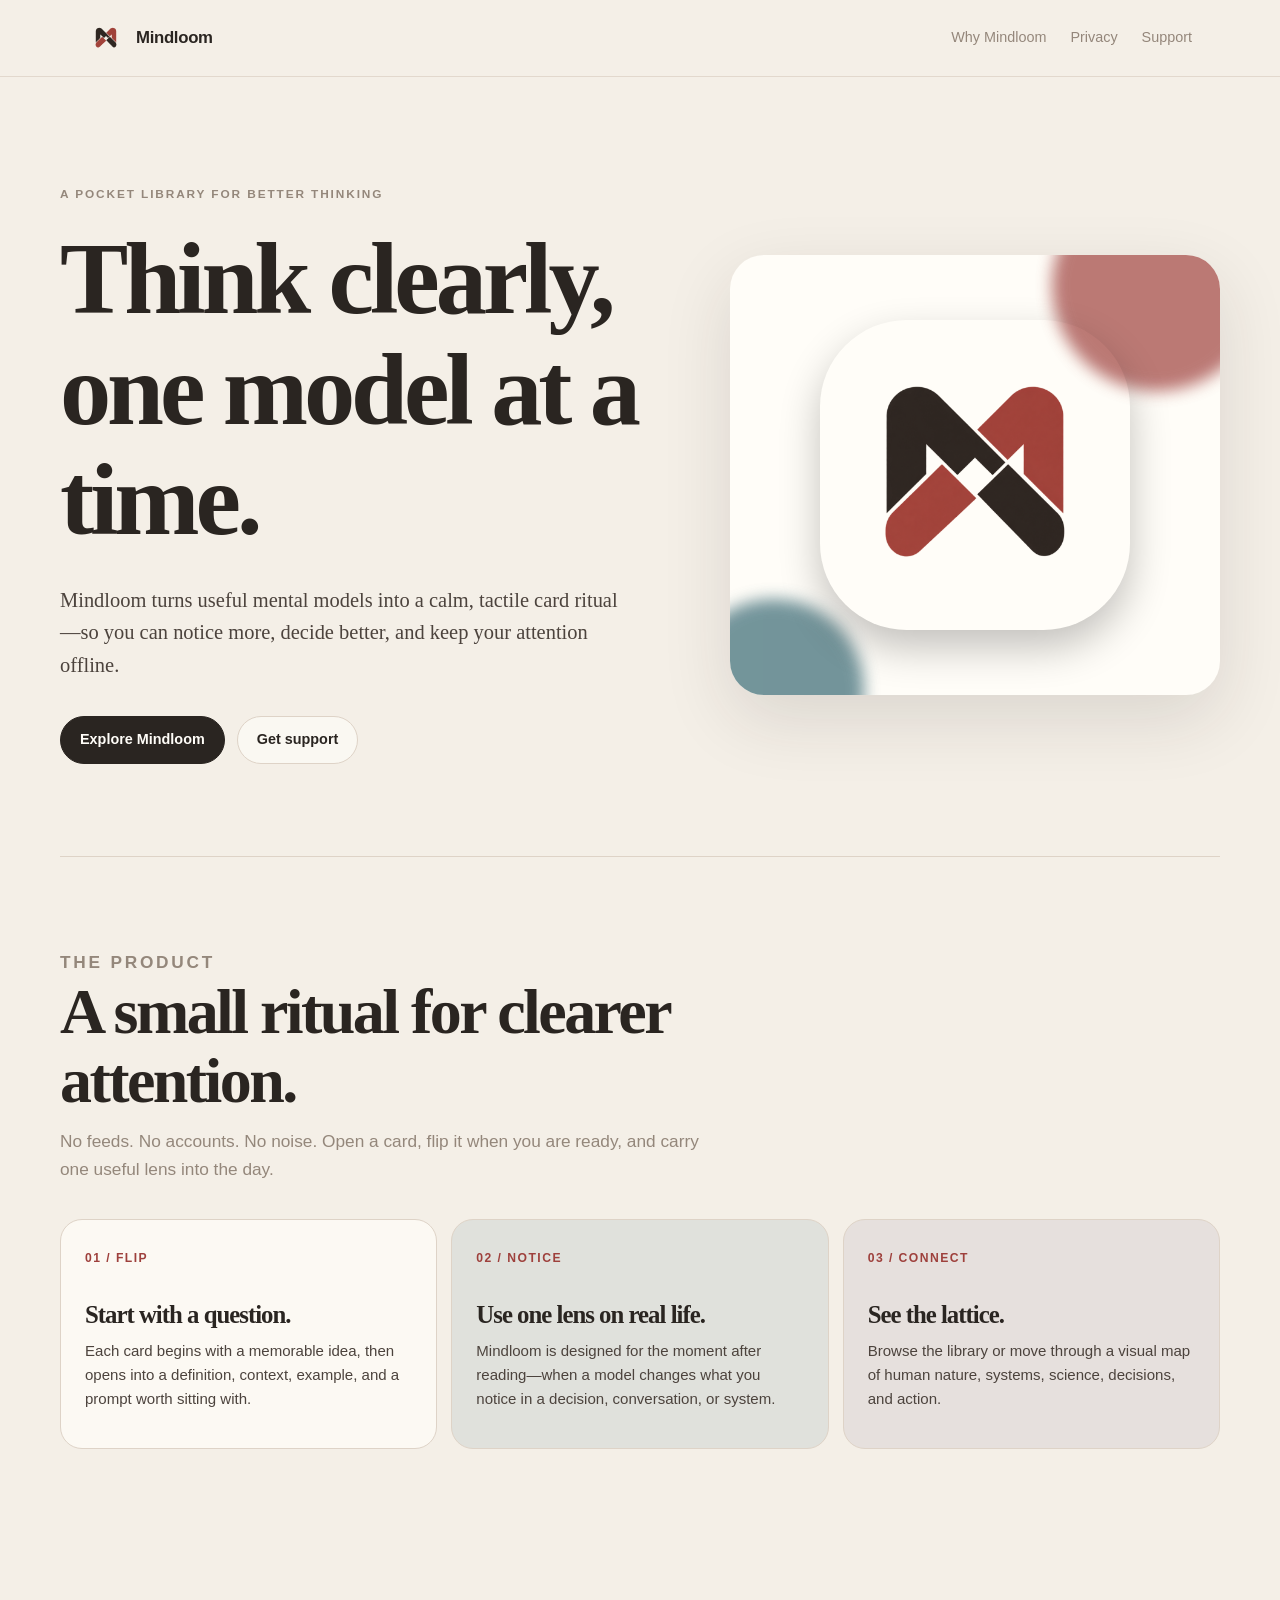
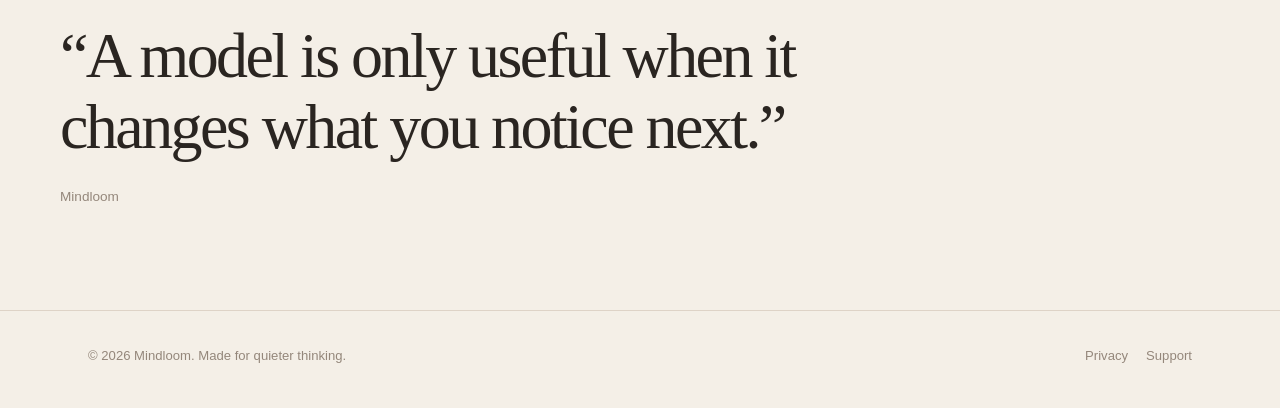
<file: index.html>
<!doctype html>
<html lang="en">
<head>
  <meta charset="utf-8">
  <meta name="viewport" content="width=device-width, initial-scale=1">
  <meta name="theme-color" content="#2A2521">
  <meta name="description" content="Mindloom is a quiet, offline library of mental models for clearer decisions and better questions.">
  <title>Mindloom — Think clearly, one model at a time.</title>
  <link rel="stylesheet" href="styles.css">
</head>
<body>
  <header class="site-header">
    <div class="site-shell nav">
      <a class="brand" href="index.html"><img src="assets/mindloom-icon.png" alt=""><span>Mindloom</span></a>
      <nav class="nav-links" aria-label="Main navigation">
        <a href="#why">Why Mindloom</a>
        <a href="privacy.html">Privacy</a>
        <a href="support.html">Support</a>
      </nav>
    </div>
  </header>

  <main>
    <section class="site-shell hero">
      <div>
        <p class="eyebrow">A pocket library for better thinking</p>
        <h1>Think clearly, one model at a time.</h1>
        <p class="hero-copy">Mindloom turns useful mental models into a calm, tactile card ritual—so you can notice more, decide better, and keep your attention offline.</p>
        <div class="hero-actions">
          <a class="button primary" href="#why">Explore Mindloom</a>
          <a class="button secondary" href="support.html">Get support</a>
        </div>
      </div>
      <div class="icon-stage" aria-label="Mindloom app icon preview">
        <img src="assets/mindloom-icon.png" alt="Mindloom app icon">
      </div>
    </section>

    <section class="site-shell section" id="why">
      <div class="section-heading">
        <p class="eyebrow">The product</p>
        <h2>A small ritual for clearer attention.</h2>
        <p>No feeds. No accounts. No noise. Open a card, flip it when you are ready, and carry one useful lens into the day.</p>
      </div>
      <div class="feature-grid">
        <article class="feature-card">
          <span class="feature-number">01 / FLIP</span>
          <h3>Start with a question.</h3>
          <p>Each card begins with a memorable idea, then opens into a definition, context, example, and a prompt worth sitting with.</p>
        </article>
        <article class="feature-card">
          <span class="feature-number">02 / NOTICE</span>
          <h3>Use one lens on real life.</h3>
          <p>Mindloom is designed for the moment after reading—when a model changes what you notice in a decision, conversation, or system.</p>
        </article>
        <article class="feature-card">
          <span class="feature-number">03 / CONNECT</span>
          <h3>See the lattice.</h3>
          <p>Browse the library or move through a visual map of human nature, systems, science, decisions, and action.</p>
        </article>
      </div>
    </section>

    <section class="site-shell quote">
      <blockquote>“A model is only useful when it changes what you notice next.”</blockquote>
      <cite>Mindloom</cite>
    </section>
  </main>

  <footer class="site-footer">
    <div class="site-shell footer-row">
      <span>© 2026 Mindloom. Made for quieter thinking.</span>
      <div class="footer-links"><a href="privacy.html">Privacy</a><a href="support.html">Support</a></div>
    </div>
  </footer>
</body>
</html>
</file>
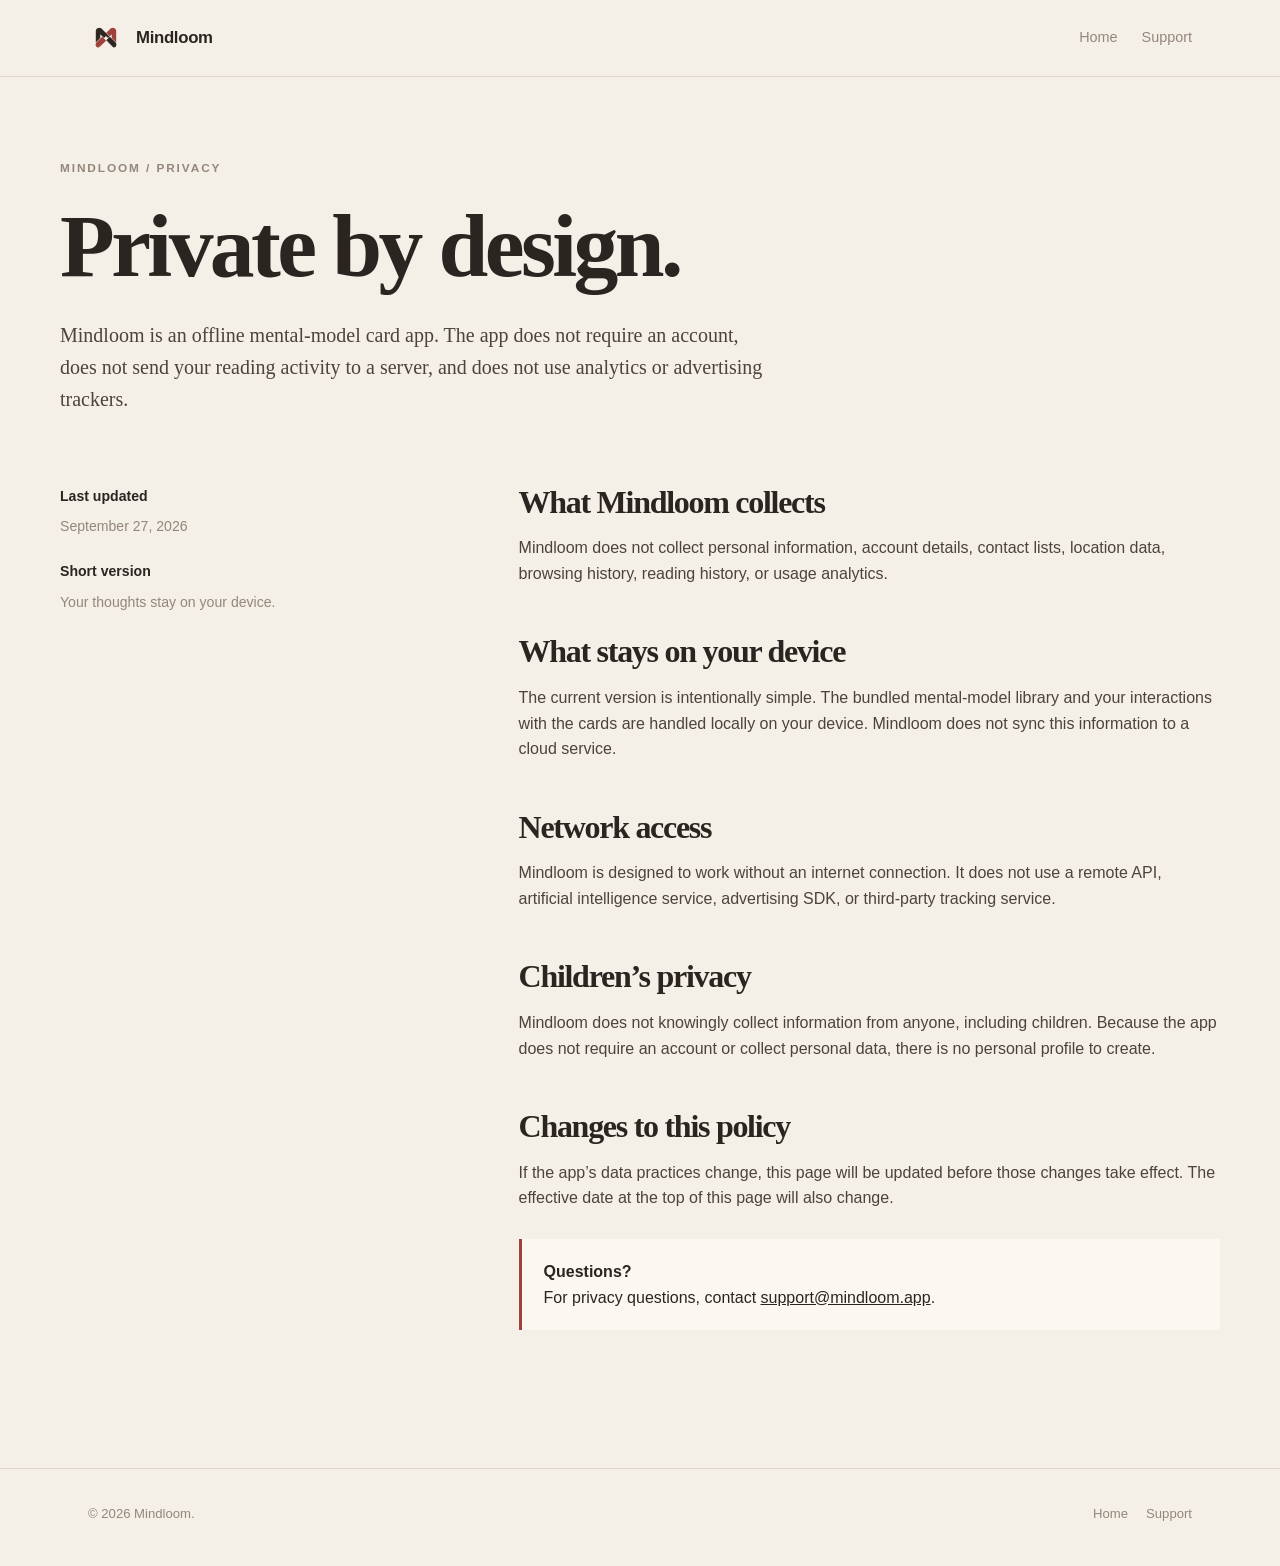
<file: privacy.html>
<!doctype html>
<html lang="en">
<head>
  <meta charset="utf-8">
  <meta name="viewport" content="width=device-width, initial-scale=1">
  <meta name="theme-color" content="#2A2521">
  <meta name="description" content="Mindloom Privacy Policy. Mindloom is designed to work offline and does not collect personal data.">
  <title>Privacy Policy — Mindloom</title>
  <link rel="stylesheet" href="styles.css">
</head>
<body>
  <header class="site-header">
    <div class="site-shell nav">
      <a class="brand" href="index.html"><img src="assets/mindloom-icon.png" alt=""><span>Mindloom</span></a>
      <nav class="nav-links" aria-label="Main navigation"><a href="index.html">Home</a><a href="support.html">Support</a></nav>
    </div>
  </header>

  <main class="site-shell page-main">
    <p class="eyebrow">Mindloom / Privacy</p>
    <h1>Private by design.</h1>
    <p class="page-intro">Mindloom is an offline mental-model card app. The app does not require an account, does not send your reading activity to a server, and does not use analytics or advertising trackers.</p>

    <div class="content-grid">
      <aside class="side-note"><strong>Last updated</strong>September 27, 2026<br><br><strong>Short version</strong>Your thoughts stay on your device.</aside>
      <article class="prose">
        <h2>What Mindloom collects</h2>
        <p>Mindloom does not collect personal information, account details, contact lists, location data, browsing history, reading history, or usage analytics.</p>

        <h2>What stays on your device</h2>
        <p>The current version is intentionally simple. The bundled mental-model library and your interactions with the cards are handled locally on your device. Mindloom does not sync this information to a cloud service.</p>

        <h2>Network access</h2>
        <p>Mindloom is designed to work without an internet connection. It does not use a remote API, artificial intelligence service, advertising SDK, or third-party tracking service.</p>

        <h2>Children’s privacy</h2>
        <p>Mindloom does not knowingly collect information from anyone, including children. Because the app does not require an account or collect personal data, there is no personal profile to create.</p>

        <h2>Changes to this policy</h2>
        <p>If the app’s data practices change, this page will be updated before those changes take effect. The effective date at the top of this page will also change.</p>

        <div class="callout"><strong>Questions?</strong><br>For privacy questions, contact <a href="mailto:support@mindloom.app">support@mindloom.app</a>.</div>
      </article>
    </div>
  </main>

  <footer class="site-footer"><div class="site-shell footer-row"><span>© 2026 Mindloom.</span><div class="footer-links"><a href="index.html">Home</a><a href="support.html">Support</a></div></div></footer>
</body>
</html>
</file>
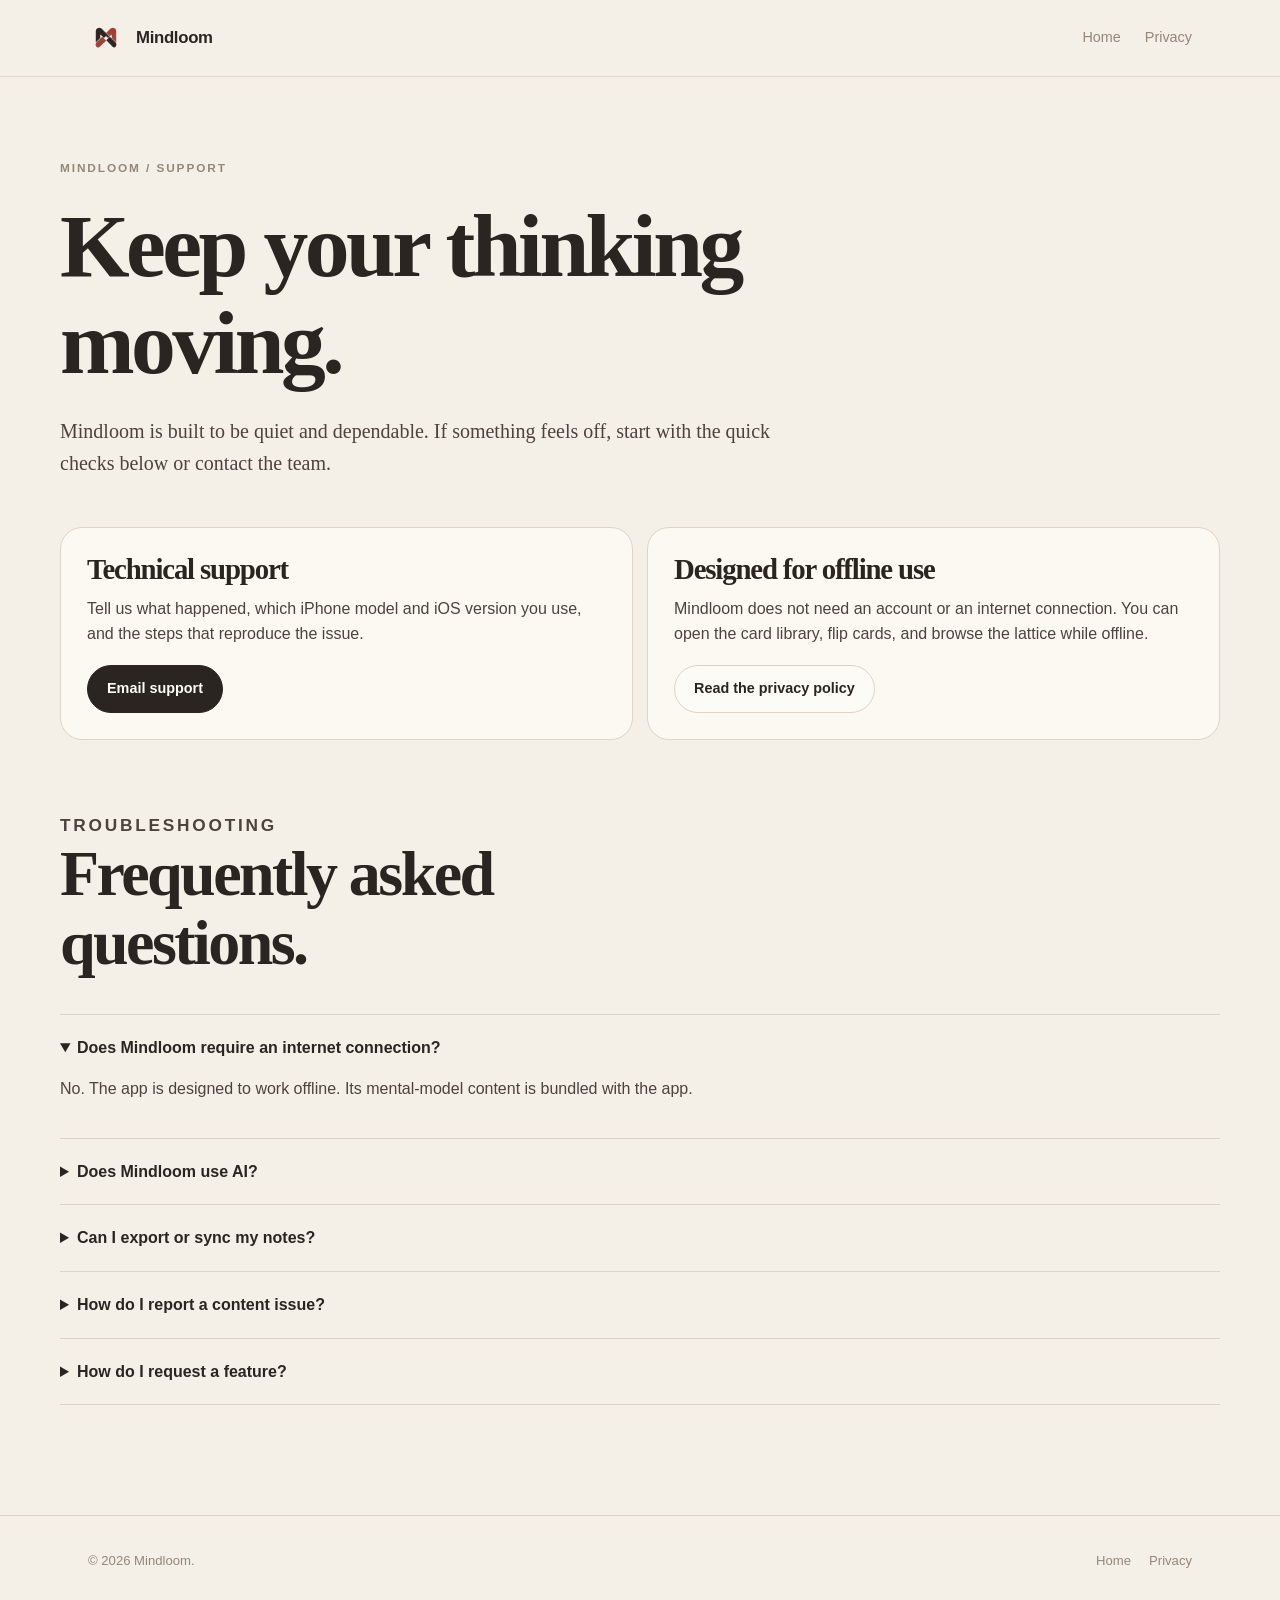
<file: support.html>
<!doctype html>
<html lang="en">
<head>
  <meta charset="utf-8">
  <meta name="viewport" content="width=device-width, initial-scale=1">
  <meta name="theme-color" content="#2A2521">
  <meta name="description" content="Mindloom technical support, troubleshooting, and frequently asked questions.">
  <title>Support — Mindloom</title>
  <link rel="stylesheet" href="styles.css">
</head>
<body>
  <header class="site-header">
    <div class="site-shell nav">
      <a class="brand" href="index.html"><img src="assets/mindloom-icon.png" alt=""><span>Mindloom</span></a>
      <nav class="nav-links" aria-label="Main navigation"><a href="index.html">Home</a><a href="privacy.html">Privacy</a></nav>
    </div>
  </header>

  <main class="site-shell page-main">
    <p class="eyebrow">Mindloom / Support</p>
    <h1>Keep your thinking moving.</h1>
    <p class="page-intro">Mindloom is built to be quiet and dependable. If something feels off, start with the quick checks below or contact the team.</p>

    <div class="support-grid">
      <article class="support-card">
        <h2>Technical support</h2>
        <p>Tell us what happened, which iPhone model and iOS version you use, and the steps that reproduce the issue.</p>
        <a class="button primary" href="mailto:support@mindloom.app?subject=Mindloom%20Support">Email support</a>
      </article>
      <article class="support-card">
        <h2>Designed for offline use</h2>
        <p>Mindloom does not need an account or an internet connection. You can open the card library, flip cards, and browse the lattice while offline.</p>
        <a class="button secondary" href="privacy.html">Read the privacy policy</a>
      </article>
    </div>

    <section class="faq">
      <div class="section-heading"><p class="eyebrow">Troubleshooting</p><h2>Frequently asked questions.</h2></div>
      <details open><summary>Does Mindloom require an internet connection?</summary><p>No. The app is designed to work offline. Its mental-model content is bundled with the app.</p></details>
      <details><summary>Does Mindloom use AI?</summary><p>No. Mindloom is a curated card-reading experience and does not call an AI service.</p></details>
      <details><summary>Can I export or sync my notes?</summary><p>The current version intentionally keeps the experience focused on reading and reflection. It does not include export or cloud sync.</p></details>
      <details><summary>How do I report a content issue?</summary><p>Email support with the model title and a short description of the issue. A screenshot is helpful when the issue is visual.</p></details>
      <details><summary>How do I request a feature?</summary><p>Send the idea to support@mindloom.app with the subject “Feature request”. Explain the problem you want the feature to solve.</p></details>
    </section>
  </main>

  <footer class="site-footer"><div class="site-shell footer-row"><span>© 2026 Mindloom.</span><div class="footer-links"><a href="index.html">Home</a><a href="privacy.html">Privacy</a></div></div></footer>
</body>
</html>
</file>
<file: styles.css>
:root {
  --ink: #2a2521;
  --ink-soft: #4c433d;
  --muted: #94877b;
  --paper: #fffdf8;
  --canvas: #f4efe7;
  --line: #ded3c7;
  --red: #9e403c;
  --blue: #386873;
  --violet: #705a7d;
  --shadow: 0 24px 70px rgba(42, 37, 33, 0.12);
}

* { box-sizing: border-box; }

html { scroll-behavior: smooth; }

body {
  margin: 0;
  background: var(--canvas);
  color: var(--ink);
  font-family: -apple-system, BlinkMacSystemFont, "SF Pro Display", "Helvetica Neue", sans-serif;
  line-height: 1.6;
}

a { color: inherit; }

.site-shell { max-width: 1160px; margin: 0 auto; padding: 0 28px; }

.site-header {
  position: sticky;
  top: 0;
  z-index: 10;
  background: rgba(244, 239, 231, 0.9);
  border-bottom: 1px solid rgba(222, 211, 199, 0.8);
  backdrop-filter: blur(18px);
}

.nav {
  min-height: 76px;
  display: flex;
  align-items: center;
  justify-content: space-between;
  gap: 24px;
}

.brand { display: inline-flex; align-items: center; gap: 12px; text-decoration: none; font-weight: 700; letter-spacing: -0.02em; }
.brand img { width: 36px; height: 36px; border-radius: 11px; }
.brand span { font-size: 1.05rem; }
.nav-links { display: flex; align-items: center; gap: 24px; color: var(--muted); font-size: 0.9rem; }
.nav-links a { text-decoration: none; }
.nav-links a:hover { color: var(--ink); }

.hero { padding: 108px 0 92px; display: grid; grid-template-columns: 1.1fr 0.9fr; align-items: center; gap: 70px; }
.eyebrow { margin: 0 0 20px; color: var(--muted); text-transform: uppercase; letter-spacing: 0.16em; font-size: 0.74rem; font-weight: 700; }
h1, h2, h3 { letter-spacing: -0.04em; line-height: 1.08; }
h1 { max-width: 680px; margin: 0; font-family: Georgia, "Times New Roman", serif; font-size: clamp(3.5rem, 8vw, 6.9rem); font-weight: 600; }
.hero-copy { max-width: 570px; margin: 28px 0 0; color: var(--ink-soft); font-family: Georgia, "Times New Roman", serif; font-size: 1.28rem; }
.hero-actions { display: flex; flex-wrap: wrap; gap: 12px; margin-top: 34px; }
.button { display: inline-flex; align-items: center; justify-content: center; min-height: 48px; padding: 0 19px; border: 1px solid var(--ink); border-radius: 999px; text-decoration: none; font-size: 0.9rem; font-weight: 700; }
.button.primary { color: var(--paper); background: var(--ink); }
.button.secondary { border-color: var(--line); background: rgba(255, 253, 248, 0.62); }
.button:hover { transform: translateY(-1px); }

.icon-stage { position: relative; display: grid; place-items: center; min-height: 440px; border-radius: 34px; background: var(--paper); box-shadow: var(--shadow); overflow: hidden; }
.icon-stage::before, .icon-stage::after { content: ""; position: absolute; border-radius: 999px; filter: blur(8px); opacity: 0.7; }
.icon-stage::before { width: 210px; height: 210px; top: -74px; right: -42px; background: var(--red); }
.icon-stage::after { width: 180px; height: 180px; bottom: -84px; left: -46px; background: var(--blue); }
.icon-stage img { position: relative; z-index: 1; width: min(66%, 310px); border-radius: 28%; box-shadow: 0 18px 40px rgba(0, 0, 0, 0.24); }

.section { padding: 92px 0; border-top: 1px solid var(--line); }
.section-heading { max-width: 670px; margin-bottom: 36px; }
.section-heading h2 { margin: 0 0 13px; font-family: Georgia, "Times New Roman", serif; font-size: clamp(2.3rem, 5vw, 4.2rem); font-weight: 600; }
.section-heading p { margin: 0; color: var(--muted); font-size: 1.08rem; }
.feature-grid { display: grid; grid-template-columns: repeat(3, 1fr); gap: 14px; }
.feature-card { min-height: 230px; padding: 24px; border: 1px solid var(--line); border-radius: 22px; background: rgba(255, 253, 248, 0.76); }
.feature-card:nth-child(2) { background: rgba(56, 104, 115, 0.1); }
.feature-card:nth-child(3) { background: rgba(112, 90, 125, 0.1); }
.feature-number { color: var(--red); font-size: 0.76rem; font-weight: 800; letter-spacing: 0.12em; }
.feature-card h3 { margin: 32px 0 10px; font-family: Georgia, "Times New Roman", serif; font-size: 1.55rem; }
.feature-card p { margin: 0; color: var(--ink-soft); font-size: 0.94rem; }

.quote { padding: 80px 0 102px; }
.quote blockquote { max-width: 820px; margin: 0; font-family: Georgia, "Times New Roman", serif; font-size: clamp(2rem, 5vw, 4.2rem); line-height: 1.1; letter-spacing: -0.04em; }
.quote cite { display: block; margin-top: 24px; color: var(--muted); font-size: 0.85rem; font-style: normal; }

.page-main { padding: 82px 0 110px; }
.page-main h1 { max-width: 800px; font-size: clamp(3.2rem, 7vw, 5.8rem); }
.page-intro { max-width: 720px; margin-top: 24px; color: var(--ink-soft); font-family: Georgia, "Times New Roman", serif; font-size: 1.25rem; }
.content-grid { display: grid; grid-template-columns: 0.72fr 1.28fr; gap: 64px; margin-top: 70px; }
.side-note { color: var(--muted); font-size: 0.88rem; }
.side-note strong { display: block; margin-bottom: 8px; color: var(--ink); }
.prose { max-width: 720px; }
.prose h2 { margin: 0 0 12px; font-family: Georgia, "Times New Roman", serif; font-size: 2rem; font-weight: 600; }
.prose h2:not(:first-child) { margin-top: 48px; }
.prose h3 { margin: 28px 0 7px; font-size: 1.1rem; letter-spacing: -0.02em; }
.prose p, .prose li { color: var(--ink-soft); }
.prose ul { padding-left: 22px; }
.callout { margin: 28px 0; padding: 20px 22px; border-left: 3px solid var(--red); background: rgba(255, 253, 248, 0.65); }

.support-grid { display: grid; grid-template-columns: repeat(2, 1fr); gap: 14px; margin-top: 48px; }
.support-card { padding: 26px; border: 1px solid var(--line); border-radius: 22px; background: rgba(255, 253, 248, 0.76); }
.support-card h2 { margin: 0 0 10px; font-family: Georgia, "Times New Roman", serif; font-size: 1.8rem; }
.support-card p { margin: 0 0 18px; color: var(--ink-soft); }
.faq { margin-top: 72px; }
.faq details { padding: 20px 0; border-top: 1px solid var(--line); }
.faq details:last-child { border-bottom: 1px solid var(--line); }
.faq summary { cursor: pointer; font-weight: 700; }
.faq p { max-width: 700px; color: var(--ink-soft); }

.site-footer { padding: 34px 0 42px; border-top: 1px solid var(--line); color: var(--muted); font-size: 0.82rem; }
.footer-row { display: flex; justify-content: space-between; gap: 20px; }
.footer-links { display: flex; gap: 18px; }
.footer-links a { text-decoration: none; }

@media (max-width: 820px) {
  .hero, .content-grid { grid-template-columns: 1fr; }
  .hero { padding-top: 70px; gap: 45px; }
  .icon-stage { min-height: 330px; }
  .feature-grid, .support-grid { grid-template-columns: 1fr; }
  .nav-links { gap: 13px; font-size: 0.78rem; }
}

@media (max-width: 520px) {
  .site-shell { padding: 0 20px; }
  .nav { min-height: 68px; }
  .brand img { width: 31px; height: 31px; }
  .nav-links a:first-child { display: none; }
  .hero { padding: 56px 0 68px; }
  .section, .quote, .page-main { padding-top: 65px; padding-bottom: 75px; }
  .footer-row { flex-direction: column; }
}
</file>
